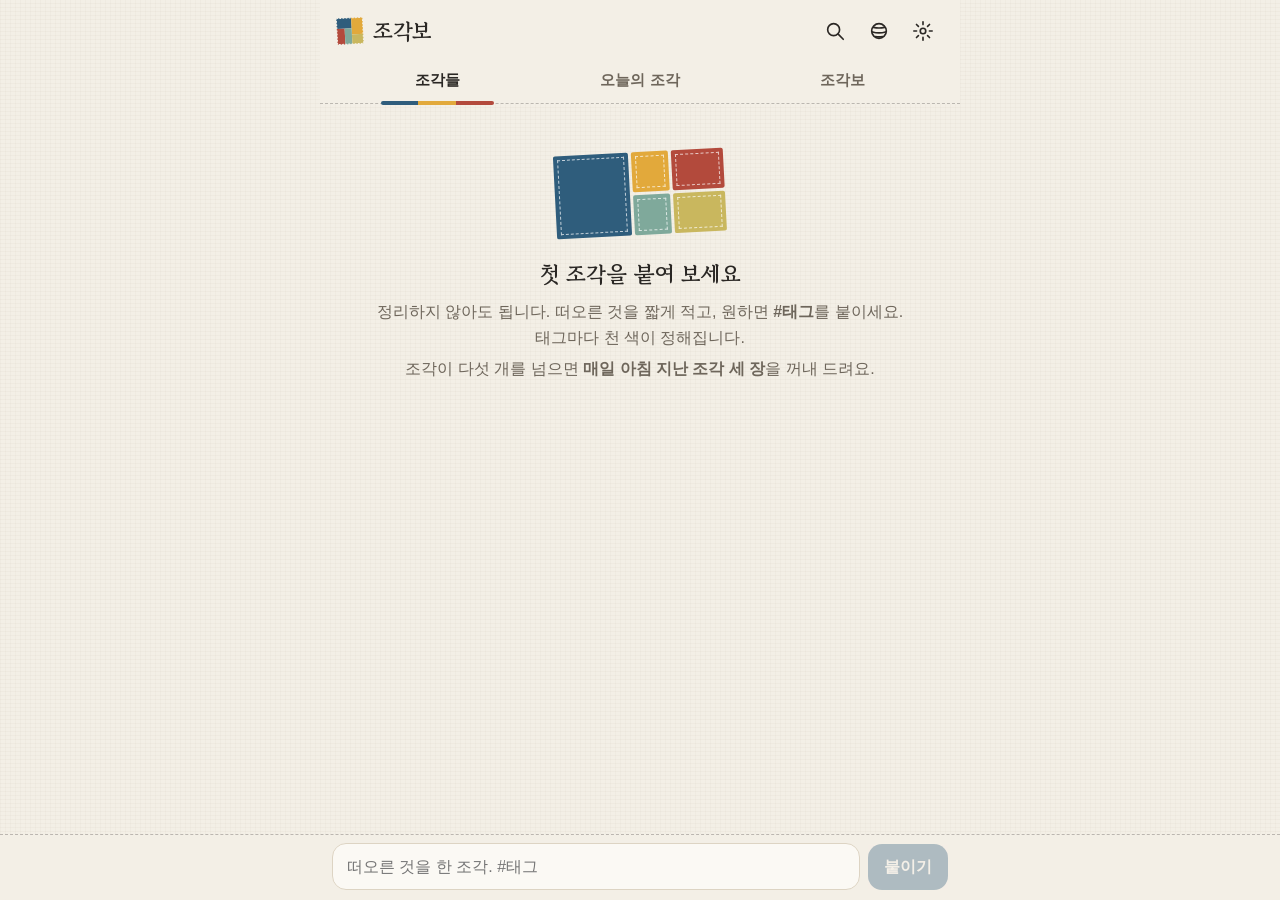
<file: index.html>
<!doctype html>
<html lang="ko">
<head>
  <meta charset="utf-8">
  <meta name="viewport" content="width=device-width, initial-scale=1, viewport-fit=cover, interactive-widget=resizes-content">
  <title>조각보 — 하루 한 조각, 매일 아침 세 장</title>
  <meta name="description" content="정리하지 않아도 되는 짧은 메모. 매일 아침 지난 조각 세 장을 꺼내 드립니다.">
  <meta name="theme-color" content="#F3EFE6" media="(prefers-color-scheme: light)">
  <meta name="theme-color" content="#141B24" media="(prefers-color-scheme: dark)">
  <meta property="og:title" content="조각보 — 하루 한 조각, 매일 아침 세 장">
  <meta property="og:description" content="짧게 적고 #태그만 붙이면 끝. 쓴 날은 천 조각이 되어 한 달이면 조각보 한 장이 됩니다.">
  <meta property="og:image" content="https://rlawnstlr001-design.github.io/jogakbo/og.png">
  <meta property="og:url" content="https://rlawnstlr001-design.github.io/jogakbo/">
  <meta property="og:type" content="website">
  <meta name="twitter:card" content="summary_large_image">
  <link rel="icon" href="icons/icon.svg" type="image/svg+xml">
  <link rel="manifest" href="manifest.webmanifest">
  <link rel="preconnect" href="https://fonts.googleapis.com">
  <link rel="preconnect" href="https://fonts.gstatic.com" crossorigin>
  <link href="https://fonts.googleapis.com/css2?family=Gowun+Batang:wght@400;700&display=swap" rel="stylesheet">
  <link rel="stylesheet" href="styles.css?v=202610041102">
</head>
<body>
  <header class="top">
    <a class="brand" href="#/" aria-label="조각보 처음으로">
      <svg class="brand-mark" viewBox="0 0 32 32" aria-hidden="true">
        <rect x="1" y="1" width="17" height="12" fill="#2F5D7C"/><rect x="18" y="1" width="13" height="19" fill="#E2A93B"/>
        <rect x="1" y="13" width="9" height="18" fill="#B34A3C"/><rect x="10" y="13" width="8" height="18" fill="#7FA99B"/>
        <rect x="18" y="20" width="13" height="11" fill="#C9B75E"/>
        <rect x="1" y="1" width="30" height="30" fill="none" stroke="#F3EFE6" stroke-width="1.4" stroke-dasharray="2 1.6"/>
      </svg>
      <span class="brand-name">조각보</span>
    </a>
    <nav class="top-actions">
      <button class="icon-btn" id="btn-search" aria-label="검색">
        <svg viewBox="0 0 24 24" aria-hidden="true"><circle cx="10.5" cy="10.5" r="6.5"/><path d="M15.5 15.5 21 21"/></svg>
      </button>
      <button class="icon-btn" id="btn-tags" aria-label="태그 실타래">
        <svg viewBox="0 0 24 24" aria-hidden="true"><circle cx="12" cy="12" r="8"/><path d="M6 8c4 1 8 1 12 0M5 13c5 1.5 9 1.5 14 0M8 18c3 .5 5 .5 8 0"/></svg>
      </button>
      <button class="icon-btn" id="btn-settings" aria-label="설정">
        <svg viewBox="0 0 24 24" aria-hidden="true"><circle cx="12" cy="12" r="3"/><path d="M12 2v3M12 19v3M2 12h3M19 12h3M4.9 4.9l2.1 2.1M17 17l2.1 2.1M4.9 19.1 7 17M17 7l2.1-2.1"/></svg>
      </button>
    </nav>
  </header>

  <nav class="tabs" aria-label="화면">
    <a href="#/" data-tab="list">조각들</a>
    <a href="#/today" data-tab="today">오늘의 조각<span class="dot" id="today-dot" hidden></span></a>
    <a href="#/bo" data-tab="bo">조각보</a>
  </nav>

  <div class="searchbar" id="searchbar" hidden>
    <input id="q" type="search" placeholder="조각 찾기" autocomplete="off" enterkeyhint="search">
    <button class="text-btn" id="q-close">닫기</button>
  </div>

  <main id="view" tabindex="-1"></main>

  <footer class="composer" id="composer">
    <div class="quote" id="quote" hidden></div>
    <div class="suggest" id="suggest" hidden></div>
    <div class="compose-row">
      <textarea id="input" rows="1" placeholder="떠오른 것을 한 조각. #태그" aria-label="새 조각"></textarea>
      <button class="send" id="send" disabled aria-label="붙이기">붙이기</button>
    </div>
  </footer>

  <div id="toast" role="status" aria-live="polite"></div>
  <div id="sheet-root"></div>

  <script src="config.js?v=202610041102"></script>
  <script type="module" src="js/app.js?v=202610041102"></script>
</body>
</html>
</file>
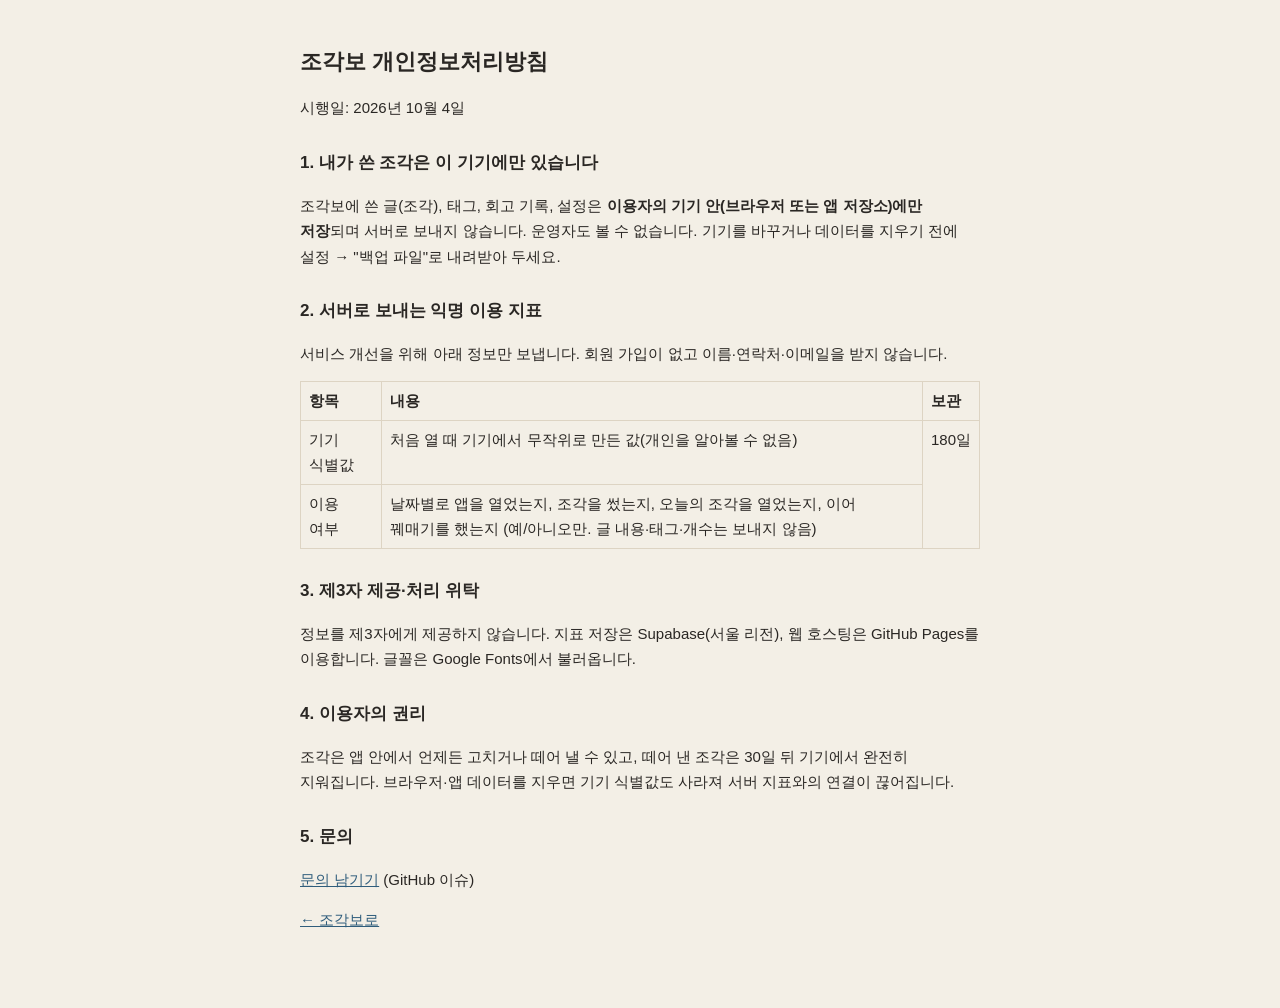
<file: privacy.html>
<!doctype html>
<html lang="ko">
<head>
  <meta charset="utf-8">
  <meta name="viewport" content="width=device-width, initial-scale=1">
  <title>개인정보처리방침 — 조각보</title>
  <style>
    body { margin: 0; background: #F3EFE6; color: #2A2724; font: 15px/1.7 -apple-system, 'Apple SD Gothic Neo', 'Malgun Gothic', sans-serif; word-break: keep-all; }
    main { max-width: 680px; margin: 0 auto; padding: 28px 16px 60px; }
    h1 { font-size: 22px; } h2 { font-size: 17px; margin-top: 28px; }
    table { border-collapse: collapse; width: 100%; } td, th { border: 1px solid #DDD4C3; padding: 6px 8px; text-align: left; vertical-align: top; }
    a { color: #2F5D7C; }
    @media (prefers-color-scheme: dark) { body { background: #141B24; color: #ECE6DA; } td, th { border-color: #2E3A48; } a { color: #E2A93B; } }
  </style>
</head>
<body>
<main>
  <h1>조각보 개인정보처리방침</h1>
  <p>시행일: 2026년 10월 4일</p>

  <h2>1. 내가 쓴 조각은 이 기기에만 있습니다</h2>
  <p>조각보에 쓴 글(조각), 태그, 회고 기록, 설정은 <b>이용자의 기기 안(브라우저 또는 앱 저장소)에만 저장</b>되며 서버로 보내지 않습니다. 운영자도 볼 수 없습니다. 기기를 바꾸거나 데이터를 지우기 전에 설정 → "백업 파일"로 내려받아 두세요.</p>

  <h2>2. 서버로 보내는 익명 이용 지표</h2>
  <p>서비스 개선을 위해 아래 정보만 보냅니다. 회원 가입이 없고 이름·연락처·이메일을 받지 않습니다.</p>
  <table>
    <tr><th>항목</th><th>내용</th><th>보관</th></tr>
    <tr><td>기기 식별값</td><td>처음 열 때 기기에서 무작위로 만든 값(개인을 알아볼 수 없음)</td><td rowspan="2">180일</td></tr>
    <tr><td>이용 여부</td><td>날짜별로 앱을 열었는지, 조각을 썼는지, 오늘의 조각을 열었는지, 이어 꿰매기를 했는지 (예/아니오만. 글 내용·태그·개수는 보내지 않음)</td></tr>
  </table>

  <h2>3. 제3자 제공·처리 위탁</h2>
  <p>정보를 제3자에게 제공하지 않습니다. 지표 저장은 Supabase(서울 리전), 웹 호스팅은 GitHub Pages를 이용합니다. 글꼴은 Google Fonts에서 불러옵니다.</p>

  <h2>4. 이용자의 권리</h2>
  <p>조각은 앱 안에서 언제든 고치거나 떼어 낼 수 있고, 떼어 낸 조각은 30일 뒤 기기에서 완전히 지워집니다. 브라우저·앱 데이터를 지우면 기기 식별값도 사라져 서버 지표와의 연결이 끊어집니다.</p>

  <h2>5. 문의</h2>
  <p><a href="https://github.com/rlawnstlr001-design/jogakbo/issues">문의 남기기</a> (GitHub 이슈)</p>
  <p><a href="./">← 조각보로</a></p>
</main>
</body>
</html>
</file>
<file: styles.css>
/* 조각보 — 무명천 바탕에 쪽·홍·치자·옥 조각을 이어 붙인 보자기. 바느질 땀이 곳곳에 */
:root {
  --cloth: #F3EFE6;
  --cloth-2: #EBE5D8;
  --card: #FBF9F4;
  --line: #DDD4C3;
  --ink: #2A2724;
  --ink-2: #6E665B;
  --stitch: rgba(42, 39, 36, .28);
  --jjok: #2F5D7C;
  --hong: #B34A3C;
  --chija: #E2A93B;
  --main: #2F5D7C;
  --main-text: #F6F3EC;
  --serif: 'Gowun Batang', 'Nanum Myeongjo', 'AppleMyungjo', 'Batang', serif;
  --sans: -apple-system, BlinkMacSystemFont, 'Apple SD Gothic Neo', 'Malgun Gothic', 'Noto Sans KR', sans-serif;
  --composer-h: 72px;
  color-scheme: light;
}
@media (prefers-color-scheme: dark) {
  :root {
    --cloth: #141B24;
    --cloth-2: #1B2430;
    --card: #1F2935;
    --line: #2E3A48;
    --ink: #ECE6DA;
    --ink-2: #A3A9B2;
    --stitch: rgba(236, 230, 218, .25);
    --main: #E2A93B;
    --main-text: #1A1712;
    color-scheme: dark;
  }
}

* { box-sizing: border-box; }
[hidden] { display: none !important; }
html, body { margin: 0; }
body {
  background-color: var(--cloth);
  /* 무명 올 — 가로·세로 실이 교차하는 아주 옅은 결 */
  background-image:
    repeating-linear-gradient(0deg, rgba(120, 100, 70, .035) 0 1px, transparent 1px 4px),
    repeating-linear-gradient(90deg, rgba(120, 100, 70, .03) 0 1px, transparent 1px 5px);
  color: var(--ink);
  font-family: var(--sans);
  font-size: 16px;
  line-height: 1.6;
  word-break: keep-all;
  overflow-wrap: anywhere;
  -webkit-font-smoothing: antialiased;
  -webkit-tap-highlight-color: transparent;
  min-height: 100dvh;
}
@media (prefers-color-scheme: dark) {
  body { background-image: repeating-linear-gradient(0deg, rgba(255, 255, 255, .02) 0 1px, transparent 1px 4px), repeating-linear-gradient(90deg, rgba(255, 255, 255, .015) 0 1px, transparent 1px 5px); }
}
button { font: inherit; color: inherit; }
a { color: var(--jjok); }
@media (prefers-color-scheme: dark) { a { color: var(--chija); } }

/* ---------- 머리·탭 ---------- */
.top {
  position: sticky; top: 0; z-index: 10;
  max-width: 640px; margin: 0 auto;
  padding: calc(env(safe-area-inset-top) + 10px) 16px 6px;
  display: flex; align-items: center; justify-content: space-between;
  background: var(--cloth);
}
.brand { display: flex; align-items: center; gap: 9px; text-decoration: none; color: var(--ink); }
.brand-mark { width: 28px; height: 28px; border-radius: 4px; transform: rotate(-3deg); }
.brand-name { font-family: var(--serif); font-weight: 700; font-size: 22px; letter-spacing: -0.3px; }
.top-actions { display: flex; gap: 2px; }
.icon-btn {
  width: 42px; height: 42px; border: none; background: none; border-radius: 50%;
  display: grid; place-items: center; cursor: pointer; color: var(--ink); font-size: 24px;
}
.icon-btn svg { width: 22px; height: 22px; fill: none; stroke: currentColor; stroke-width: 1.8; stroke-linecap: round; }
.icon-btn:disabled { opacity: .3; }

.tabs {
  position: sticky; top: calc(env(safe-area-inset-top) + 58px); z-index: 9;
  max-width: 640px; margin: 0 auto; padding: 0 16px;
  display: grid; grid-template-columns: repeat(3, 1fr);
  background: var(--cloth);
  border-bottom: 1.5px dashed var(--stitch);
}
.tabs a {
  position: relative; text-align: center; padding: 10px 0 11px;
  text-decoration: none; color: var(--ink-2); font-weight: 600; font-size: 15px;
}
.tabs a.on { color: var(--ink); }
.tabs a.on::after {
  content: ''; position: absolute; left: 22%; right: 22%; bottom: -2px; height: 4px; border-radius: 2px;
  background: linear-gradient(90deg, var(--jjok) 0 33%, var(--chija) 33% 66%, var(--hong) 66%);
}
.dot { display: inline-block; width: 7px; height: 7px; border-radius: 50%; background: var(--hong); margin-left: 4px; vertical-align: 2px; }

.searchbar { max-width: 640px; margin: 8px auto 0; padding: 0 16px; display: flex; gap: 8px; }
.searchbar input {
  flex: 1; min-height: 44px; padding: 8px 14px; border-radius: 10px;
  border: 1.5px solid var(--line); background: var(--card); color: var(--ink); font: inherit;
}
.text-btn { border: none; background: none; color: var(--ink-2); font-weight: 600; cursor: pointer; padding: 6px 8px; min-height: 40px; }

main { max-width: 640px; margin: 0 auto; padding: 8px 16px calc(var(--composer-h) + 40px + env(safe-area-inset-bottom)); outline: none; }
body:not([data-tab="list"]) main { padding-bottom: calc(40px + env(safe-area-inset-bottom)); }

/* ---------- 조각 ---------- */
.day { font-family: var(--serif); font-size: 14px; font-weight: 700; color: var(--ink-2); margin: 22px 2px 8px; }
.memo {
  position: relative; margin-bottom: 10px;
  background: var(--card); border-radius: 4px 12px 12px 4px;
  padding: 12px 14px 8px 20px;
  box-shadow: 0 1px 2px rgba(60, 45, 20, .06);
}
/* 왼쪽 천 조각 (태그 색) + 안쪽 바느질 땀 */
.memo::before {
  content: ''; position: absolute; left: 0; top: 0; bottom: 0; width: 8px; border-radius: 4px 0 0 4px;
  background: var(--c);
}
.memo::after {
  content: ''; position: absolute; inset: 5px 5px 5px 13px; border-radius: 0 8px 8px 0;
  border: 1px dashed var(--stitch); pointer-events: none;
}
.memo.pinned { box-shadow: 0 0 0 1.5px var(--c), 0 1px 2px rgba(60, 45, 20, .06); }
.memo-body { position: relative; z-index: 1; white-space: normal; }
.memo-foot { position: relative; z-index: 1; display: flex; justify-content: space-between; align-items: center; font-size: 12.5px; color: var(--ink-2); margin-top: 4px; }
.pin { color: var(--hong); font-weight: 700; }
.more { position: relative; z-index: 2; border: none; background: none; font-size: 20px; color: var(--ink-2); width: 40px; height: 32px; cursor: pointer; line-height: 1; }
.tag {
  border: none; cursor: pointer; padding: 0 6px; margin: 0 1px; border-radius: 3px;
  background: color-mix(in srgb, var(--c) 16%, transparent); color: color-mix(in srgb, var(--c) 85%, var(--ink));
  font-weight: 700; font-size: .92em; line-height: 1.5;
}
@media (prefers-color-scheme: dark) { .tag { color: color-mix(in srgb, var(--c) 55%, white); background: color-mix(in srgb, var(--c) 30%, transparent); } }
.ref {
  position: relative; z-index: 2; display: block; width: 100%; text-align: left; cursor: pointer;
  border: none; border-left: 2px solid var(--line); background: var(--cloth-2);
  color: var(--ink-2); font-size: 13px; padding: 4px 8px; margin: 0 0 6px; border-radius: 0 6px 6px 0;
}
.none, .more-sentinel { text-align: center; color: var(--ink-2); padding: 24px 0; }

.filterbar { display: flex; align-items: center; gap: 6px; flex-wrap: wrap; margin-top: 10px; }
.chips { display: flex; gap: 6px; flex-wrap: wrap; flex: 1; }
.chip { border: 1.5px solid var(--line); background: var(--card); border-radius: 999px; padding: 4px 10px; font-size: 13px; font-weight: 600; cursor: pointer; min-height: 32px; }
.chip.inc { border-color: var(--c); color: var(--c); }
.chip.exc { text-decoration: line-through; color: var(--ink-2); }
.fcount { font-size: 13px; color: var(--ink-2); }

.empty { text-align: center; padding: 40px 12px; }
.empty h2 { font-family: var(--serif); font-size: 22px; margin: 18px 0 8px; }
.empty p { color: var(--ink-2); margin: 6px 0; }
.empty-bo { display: grid; grid-template-columns: 2fr 1fr 1.4fr; grid-template-rows: 40px 40px; gap: 3px; width: 170px; margin: 0 auto; transform: rotate(-3deg); }
.empty-bo i { border-radius: 2px; outline: 1px dashed rgba(255, 255, 255, .7); outline-offset: -5px; }
.empty-bo i:nth-child(1) { grid-row: span 2; }

/* ---------- 입력창 ---------- */
.composer {
  display: none;
  position: fixed; left: 0; right: 0; bottom: 0; z-index: 20;
  padding: 8px 12px calc(10px + env(safe-area-inset-bottom));
  background: color-mix(in srgb, var(--cloth) 92%, transparent);
  backdrop-filter: blur(8px);
  border-top: 1.5px dashed var(--stitch);
}
body[data-tab="list"] .composer { display: block; }
.compose-row { max-width: 616px; margin: 0 auto; display: flex; gap: 8px; align-items: flex-end; }
#input {
  flex: 1; resize: none; min-height: 46px; max-height: 168px;
  padding: 11px 14px; border-radius: 14px; border: 1.5px solid var(--line);
  background: var(--card); color: var(--ink); font: inherit; line-height: 1.45;
}
#input:focus { outline: none; border-color: var(--main); }
.send {
  flex: none; height: 46px; padding: 0 16px; border: none; border-radius: 14px; cursor: pointer;
  background: var(--main); color: var(--main-text); font-weight: 700;
}
.send:disabled { opacity: .35; }
.quote, .suggest { max-width: 616px; margin: 0 auto 6px; }
.quote { display: flex; justify-content: space-between; align-items: center; font-size: 13px; color: var(--ink-2); background: var(--cloth-2); border-radius: 8px; padding: 2px 4px 2px 10px; }
.quote span { overflow: hidden; text-overflow: ellipsis; white-space: nowrap; }
.suggest { display: flex; gap: 6px; overflow-x: auto; scrollbar-width: none; }
.suggest button { flex: none; border: 1.5px solid var(--c); color: var(--c); background: var(--card); border-radius: 999px; padding: 4px 12px; font-weight: 700; font-size: 14px; cursor: pointer; min-height: 34px; }

/* ---------- 오늘의 조각 ---------- */
.today-title { font-family: var(--serif); font-size: 22px; margin: 16px 2px 12px; }
.today-title small { font-family: var(--sans); font-size: 14px; color: var(--ink-2); font-weight: 400; margin-left: 6px; }
.rail { display: flex; gap: 12px; overflow-x: auto; scroll-snap-type: x mandatory; padding: 4px 2px 12px; scrollbar-width: none; }
.rail::-webkit-scrollbar { display: none; }
.rcard {
  flex: 0 0 88%; scroll-snap-align: center; position: relative;
  min-height: 52dvh; display: flex; flex-direction: column;
  background: var(--card); border-radius: 14px; padding: 22px 20px 18px;
  border-top: 10px solid var(--c);
  box-shadow: 0 2px 10px rgba(60, 45, 20, .08);
}
.rcard::after { content: ''; position: absolute; inset: 6px; top: -4px; border: 1.2px dashed var(--stitch); border-radius: 10px; pointer-events: none; }
.why { margin: 0 0 14px; font-size: 13px; color: var(--ink-2); font-weight: 600; }
.rcard-body { flex: 1; font-family: var(--serif); font-size: 19px; line-height: 1.75; position: relative; z-index: 1; }
.rdate { color: var(--ink-2); font-size: 13px; margin: 14px 0 12px; }
.ractions { display: flex; gap: 8px; position: relative; z-index: 1; }
.today-foot { color: var(--ink-2); font-size: 14px; text-align: center; margin: 8px 0; }
.today-wait { text-align: center; padding: 40px 10px; }
.today-wait h2 { font-family: var(--serif); }
.today-wait p { color: var(--ink-2); }
.progress { display: flex; justify-content: center; gap: 6px; margin: 18px 0 6px; }
.progress i { width: 34px; height: 34px; border-radius: 3px; background: var(--cloth-2); outline: 1px dashed var(--stitch); outline-offset: -4px; }
.progress i.on:nth-child(5n+1) { background: var(--jjok); } .progress i.on:nth-child(5n+2) { background: var(--chija); }
.progress i.on:nth-child(5n+3) { background: var(--hong); } .progress i.on:nth-child(5n+4) { background: #7FA99B; } .progress i.on:nth-child(5n) { background: #C9B75E; }
.sub { font-size: 13px; }

/* ---------- 조각보 달력 ---------- */
.bo-head { display: flex; align-items: center; justify-content: space-between; margin: 12px 0 8px; }
.bo-head h2 { font-family: var(--serif); font-size: 20px; margin: 0; }
.bo-week { display: grid; grid-template-columns: repeat(7, 1fr); text-align: center; font-size: 12px; color: var(--ink-2); margin-bottom: 4px; }
.bo-grid {
  display: grid; grid-template-columns: repeat(7, 1fr); gap: 0;
  border-radius: 6px; overflow: hidden; box-shadow: 0 2px 10px rgba(60, 45, 20, .1);
}
.patch {
  position: relative; aspect-ratio: 1; border: none; padding: 0; cursor: pointer;
  box-shadow: inset 0 0 0 1.5px var(--cloth);
}
.patch::after { content: ''; position: absolute; inset: 5px; border: 1px dashed rgba(255, 255, 255, .65); pointer-events: none; }
.patch:not(.filled)::after { border-color: rgba(120, 100, 70, .18); }
.patch span { position: absolute; left: 7px; top: 4px; font-size: 11px; color: rgba(42, 39, 36, .6); }
.patch.filled span { color: rgba(255, 255, 255, .9); text-shadow: 0 1px 1px rgba(0, 0, 0, .25); }
.patch.today { outline: 2.5px solid var(--ink); outline-offset: -2.5px; z-index: 1; }
.patch.future { opacity: .45; cursor: default; }
.patch.blank { background: transparent; box-shadow: none; }
.patch.blank::after { display: none; }
@media (prefers-color-scheme: dark) { .patch:not(.filled) { filter: brightness(.35); } .patch.future { opacity: .25; } }
.bo-stats { display: grid; grid-template-columns: repeat(3, 1fr); text-align: center; margin: 18px 0; }
.bo-stats div { display: flex; flex-direction: column-reverse; }
.bo-stats dt { font-size: 12px; color: var(--ink-2); }
.bo-stats dd { margin: 0; font-family: var(--serif); font-size: 24px; font-weight: 700; }
.bo-stats dd.small { font-size: 17px; line-height: 36px; }
.bo-note { font-size: 13px; color: var(--ink-2); margin: 12px 2px; }

/* ---------- 버튼 ---------- */
.btn {
  min-height: 46px; padding: 10px 16px; border-radius: 12px; cursor: pointer;
  border: 1.5px solid var(--line); background: var(--card); font-weight: 700;
}
.btn-main { background: var(--main); color: var(--main-text); border-color: var(--main); }
.btn:disabled { opacity: .4; }
.btn-wide { width: 100%; }
.btn-file { display: block; text-align: center; margin-top: 8px; line-height: 24px; }

/* ---------- 알림·시트 ---------- */
#toast {
  position: fixed; left: 50%; bottom: calc(var(--composer-h) + 24px + env(safe-area-inset-bottom));
  transform: translate(-50%, 10px); opacity: 0; pointer-events: none; z-index: 50;
  display: flex; align-items: center; gap: 10px;
  background: var(--ink); color: var(--cloth); padding: 10px 16px; border-radius: 12px; font-size: 14px; font-weight: 600;
  transition: opacity .2s, transform .2s; max-width: calc(100vw - 32px);
}
#toast.on { opacity: 1; transform: translate(-50%, 0); pointer-events: auto; }
.toast-act { border: none; background: none; color: var(--chija); font-weight: 800; cursor: pointer; padding: 4px; }

#sheet-root { display: none; }
#sheet-root.on { display: block; }
.sheet-back { position: fixed; inset: 0; background: rgba(20, 16, 10, .42); z-index: 40; animation: fade .2s; }
.sheet {
  position: fixed; left: 50%; bottom: 0; transform: translateX(-50%); z-index: 41;
  width: min(640px, 100vw); max-height: 88dvh; overflow-y: auto;
  background: var(--cloth); border-radius: 18px 18px 0 0;
  padding: 10px 18px calc(22px + env(safe-area-inset-bottom));
  animation: up .26s cubic-bezier(.2, .9, .3, 1);
}
.sheet-grip { display: block; width: 44px; height: 5px; border-radius: 3px; background: var(--line); margin: 0 auto 12px; }
@keyframes up { from { transform: translate(-50%, 40%); opacity: 0; } }
@keyframes fade { from { opacity: 0; } }
.sheet-title { font-family: var(--serif); font-size: 20px; margin: 4px 0 6px; }
.sheet-sub { font-size: 13.5px; color: var(--ink-2); margin: 6px 0 12px; }

.menu { display: flex; flex-direction: column; }
.menu-preview { font-size: 14px; color: var(--ink-2); margin: 0 0 6px; padding-bottom: 10px; border-bottom: 1px dashed var(--stitch); }
.menu button { text-align: left; border: none; background: none; padding: 14px 4px; font-size: 16px; font-weight: 600; cursor: pointer; border-bottom: 1px solid var(--line); }
.menu button small { display: block; font-size: 12.5px; font-weight: 400; color: var(--ink-2); }
.menu .danger { color: var(--hong); border-bottom: none; }
.memo-solo .memo { margin: 0; }

.ttree, .ttree ul { list-style: none; margin: 0; padding: 0; }
.trow { display: flex; align-items: center; gap: 8px; padding: 4px 0 4px calc(var(--d) * 22px); min-height: 46px; border-bottom: 1px solid var(--line); }
.swatch { width: 26px; height: 26px; border-radius: 4px; border: none; cursor: pointer; outline: 1px dashed rgba(255, 255, 255, .7); outline-offset: -5px; flex: none; }
.thread { width: 26px; height: 1px; border-top: 1.5px dashed var(--stitch); flex: none; }
.tname { flex: 1; text-align: left; border: none; background: none; font-weight: 700; font-size: 15.5px; cursor: pointer; padding: 8px 0; }
.tcount { font-size: 13px; color: var(--ink-2); }
.tstate { font-size: 12px; font-weight: 700; min-width: 48px; text-align: right; }
.trow.inc .tstate { color: var(--jjok); } .trow.exc .tstate { color: var(--hong); }
.trow.inc .tname { color: var(--jjok); } .trow.exc .tname { text-decoration: line-through; color: var(--ink-2); }
@media (prefers-color-scheme: dark) { .trow.inc .tname, .trow.inc .tstate { color: var(--chija); } }
.ttree + .btn { margin-top: 14px; }

.set-h { font-size: 15px; margin: 22px 0 8px; }
.set-h small { font-weight: 400; color: var(--ink-2); font-size: 12px; margin-left: 4px; }
.rules { display: flex; flex-direction: column; gap: 8px; }
.rule { display: flex; justify-content: space-between; align-items: center; gap: 10px; font-size: 14px; }
.rule select { flex: 1; max-width: 62%; min-height: 42px; border-radius: 10px; border: 1.5px solid var(--line); background: var(--card); color: var(--ink); padding: 0 10px; font: inherit; }
.set-row { display: grid; grid-template-columns: 1fr 1fr; gap: 8px; }
.trash { list-style: none; padding: 0; margin: 0; }
.trash li { display: flex; justify-content: space-between; align-items: center; gap: 8px; border-bottom: 1px solid var(--line); font-size: 14px; }
.trash li span { overflow: hidden; text-overflow: ellipsis; white-space: nowrap; color: var(--ink-2); }
.fine { margin-top: 26px; font-size: 12px; color: var(--ink-2); text-align: center; }

@media (prefers-reduced-motion: reduce) { *, *::before, *::after { animation-duration: .01ms !important; transition-duration: .01ms !important; } }
.ask { background: var(--card); border-radius: 12px; padding: 14px 16px; margin: 14px 0 0; border-left: 6px solid var(--chija); }
.ask p { margin: 0 0 10px; font-size: 15px; }
.ask-row { display: flex; gap: 8px; }
</file>
